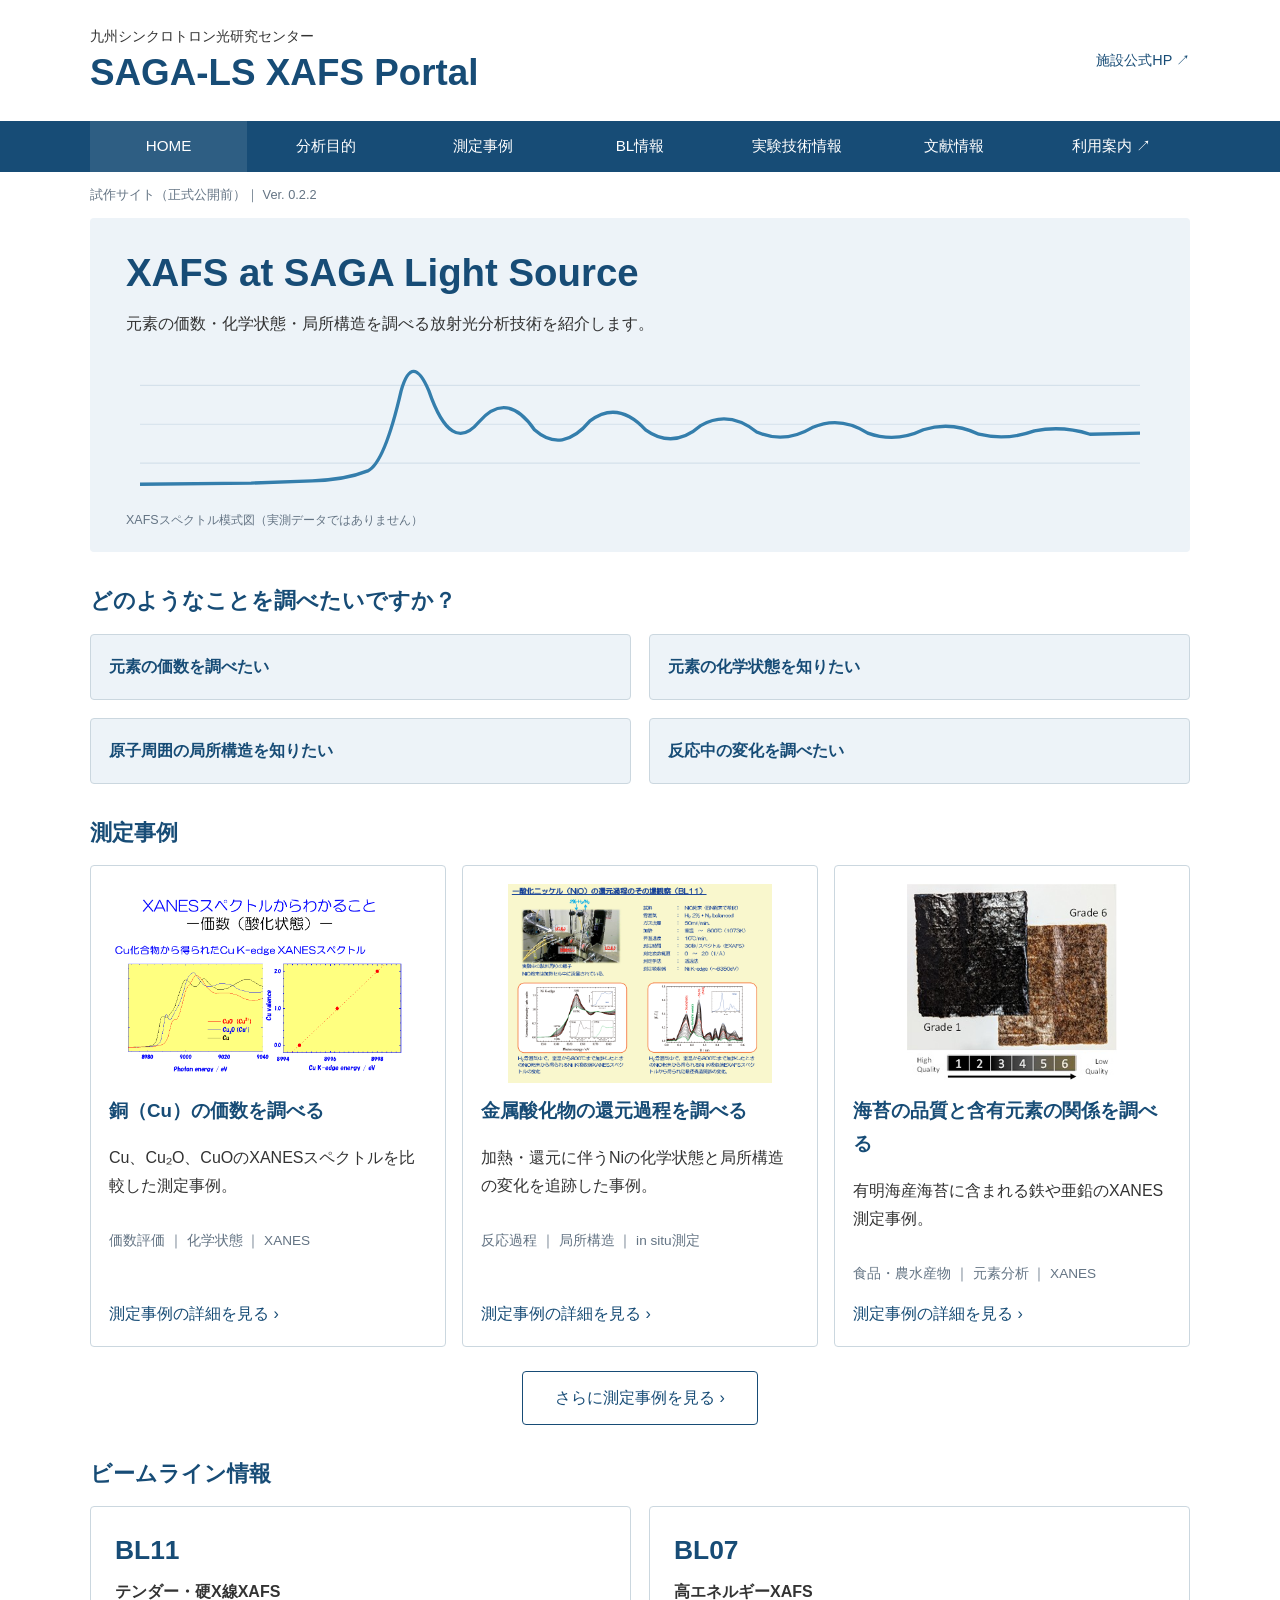
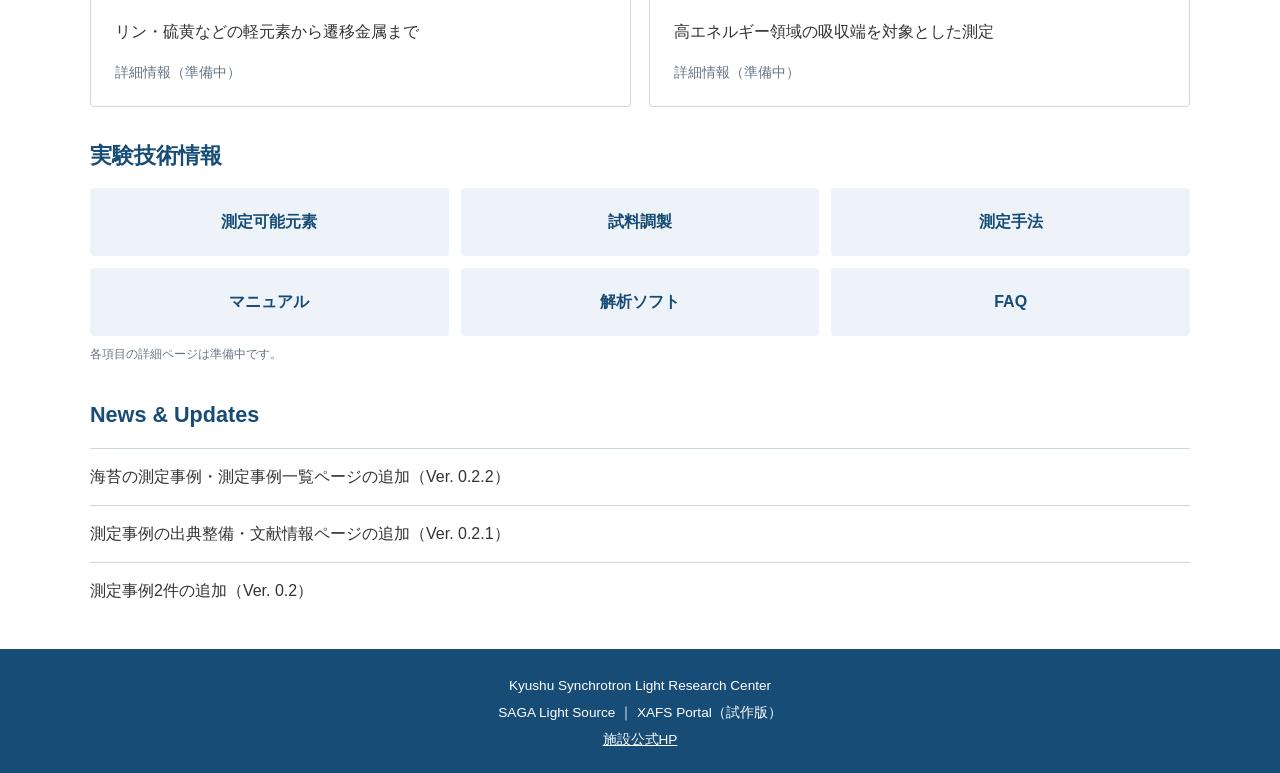
<file: index.html>
<!DOCTYPE html>
<html lang="ja">
<head>
    <meta charset="UTF-8">
    <meta name="viewport" content="width=device-width, initial-scale=1">
    <meta name="robots" content="noindex, nofollow">
    <title>SAGA-LS XAFS Portal（試作版）</title>
    <link rel="stylesheet" href="style.css">
</head>
<body>
    <!-- ヘッダー：施設名、サイト名、公式HPへのリンク -->
    <header class="site-header">
        <div class="container header-inner">
            <div>
                <p class="institution">九州シンクロトロン光研究センター</p>
                <a class="brand" href="index.html">SAGA-LS XAFS Portal</a>
            </div>
            <a class="official" href="https://www.saga-ls.jp/">施設公式HP ↗</a>
        </div>
    </header>

    <!-- 共通ナビゲーション：未作成ページはリンクなし -->
    <nav class="navigation" aria-label="メインメニュー">
        <div class="container nav-inner">
            <a href="index.html" aria-current="page">HOME</a>
            <a href="#purposes">分析目的</a>
            <a href="cases/index.html">測定事例</a>
            <a href="#beamlines">BL情報</a>
            <a href="#technical">実験技術情報</a>
            <a href="publications/index.html">文献情報</a>
            <a href="https://www.saga-ls.jp/">利用案内 ↗</a>
        </div>
    </nav>

    <!-- メインコンテンツ -->
    <main class="container">
        <p class="prototype">試作サイト（正式公開前）｜ Ver. 0.2.2</p>

        <!-- メインビジュアル -->
        <section class="hero">
            <h1>XAFS at SAGA Light Source</h1>
            <p>元素の価数・化学状態・局所構造を調べる放射光分析技術を紹介します。</p>

            <!-- SVGによるXAFSスペクトルの模式図 -->
            <svg viewBox="0 0 900 135" role="img" aria-label="XAFSスペクトルの模式図">
                <g stroke="#d5e1eb" stroke-width="1">
                    <path d="M0 30H900 M0 65H900 M0 100H900"/>
                </g>
                <path d="M0 119 L100 118 L155 116 Q185 115 205 107
                         Q220 100 235 35 Q245 0 260 35 Q280 93 305 63
                         Q330 34 355 70 Q380 92 405 62 Q430 43 455 70
                         Q480 88 505 66 Q530 52 555 72 Q580 83 605 68
                         Q630 57 655 73 Q680 82 705 70 Q730 62 755 74
                         Q780 80 805 71 Q830 66 855 74 L900 73"
                      fill="none" stroke="#347eac" stroke-width="3"
                      stroke-linejoin="round"/>
            </svg>
            <p class="figure-note">XAFSスペクトル模式図（実測データではありません）</p>
        </section>

        <!-- 分析目的別の入口：現段階では関連する測定事例へ案内 -->
        <section id="purposes">
            <h2>どのようなことを調べたいですか？</h2>
            <div class="purpose-grid">
                <a href="cases/cu-valence.html">元素の価数を調べたい</a>
                <a href="cases/cu-valence.html">元素の化学状態を知りたい</a>
                <a href="cases/nio-reduction.html">原子周囲の局所構造を知りたい</a>
                <a href="cases/nio-reduction.html">反応中の変化を調べたい</a>
            </div>
        </section>

        <!-- 測定事例：実測データを用いた紹介 -->
        <section id="cases">
            <h2>測定事例</h2>
            <div class="case-grid">
                <article class="case-card">
                    <a href="cases/cu-valence.html">
                        <img src="images/cu-valence.png" alt="Cu K端XANESと価数の関係">
                        <h3>銅（Cu）の価数を調べる</h3>
                    </a>
                    <p>Cu、Cu₂O、CuOのXANESスペクトルを比較した測定事例。</p>
                    <p class="tags">価数評価 ｜ 化学状態 ｜ XANES</p>
                    <a href="cases/cu-valence.html">測定事例の詳細を見る ›</a>
                </article>
                <article class="case-card">
                    <a href="cases/nio-reduction.html">
                        <img src="images/nio-reduction.png" alt="NiO還元実験の装置と測定結果">
                        <h3>金属酸化物の還元過程を調べる</h3>
                    </a>
                    <p>加熱・還元に伴うNiの化学状態と局所構造の変化を追跡した事例。</p>
                    <p class="tags">反応過程 ｜ 局所構造 ｜ in situ測定</p>
                    <a href="cases/nio-reduction.html">測定事例の詳細を見る ›</a>
                </article>
                <article class="case-card">
                    <a href="cases/nori.html">
                        <img src="images/nori-thumbnail.png" alt="品質の異なる有明海産海苔の比較写真">
                        <h3>海苔の品質と含有元素の関係を調べる</h3>
                    </a>
                    <p>有明海産海苔に含まれる鉄や亜鉛のXANES測定事例。</p>
                    <p class="tags">食品・農水産物 ｜ 元素分析 ｜ XANES</p>
                    <a href="cases/nori.html">測定事例の詳細を見る ›</a>
                </article>
            </div>
            <!-- 測定事例一覧ページへのリンク -->
            <div class="more-link">
                <a href="cases/index.html">さらに測定事例を見る ›</a>
            </div>
        </section>

        <!-- ビームライン情報 -->
        <section id="beamlines">
            <h2>ビームライン情報</h2>
            <div class="beam-grid">
                <!-- BL11 -->
                <article class="beam-card">
                    <h3>BL11</h3>
                    <p class="beam-type">テンダー・硬X線XAFS</p>
                    <p>リン・硫黄などの軽元素から遷移金属まで</p>
                    <span class="pending">詳細情報（準備中）</span>
                </article>

                <!-- BL07 -->
                <article class="beam-card">
                    <h3>BL07</h3>
                    <p class="beam-type">高エネルギーXAFS</p>
                    <p>高エネルギー領域の吸収端を対象とした測定</p>
                    <span class="pending">詳細情報（準備中）</span>
                </article>
            </div>
        </section>

        <!-- 実験技術情報 -->
        <section id="technical">
            <h2>実験技術情報</h2>
            <div class="technical-grid">
                <div>測定可能元素</div>
                <div>試料調製</div>
                <div>測定手法</div>
                <div>マニュアル</div>
                <div>解析ソフト</div>
                <div>FAQ</div>
            </div>
            <p class="figure-note">各項目の詳細ページは準備中です。</p>
        </section>

        <!-- 新着情報 -->
        <section id="news">
            <h2>News &amp; Updates</h2>
            <div class="news-item">海苔の測定事例・測定事例一覧ページの追加（Ver. 0.2.2）</div>
            <div class="news-item">測定事例の出典整備・文献情報ページの追加（Ver. 0.2.1）
            </div>
            <div class="news-item">測定事例2件の追加（Ver. 0.2）</div>
        </section>
    </main>

    <!-- 共通フッター -->
    <footer class="site-footer">
        <div class="container">
            <p>Kyushu Synchrotron Light Research Center</p>
            <p>SAGA Light Source ｜ XAFS Portal（試作版）</p>
            <a href="https://www.saga-ls.jp/">施設公式HP</a>
        </div>
    </footer>
</body>
</html>
</file>
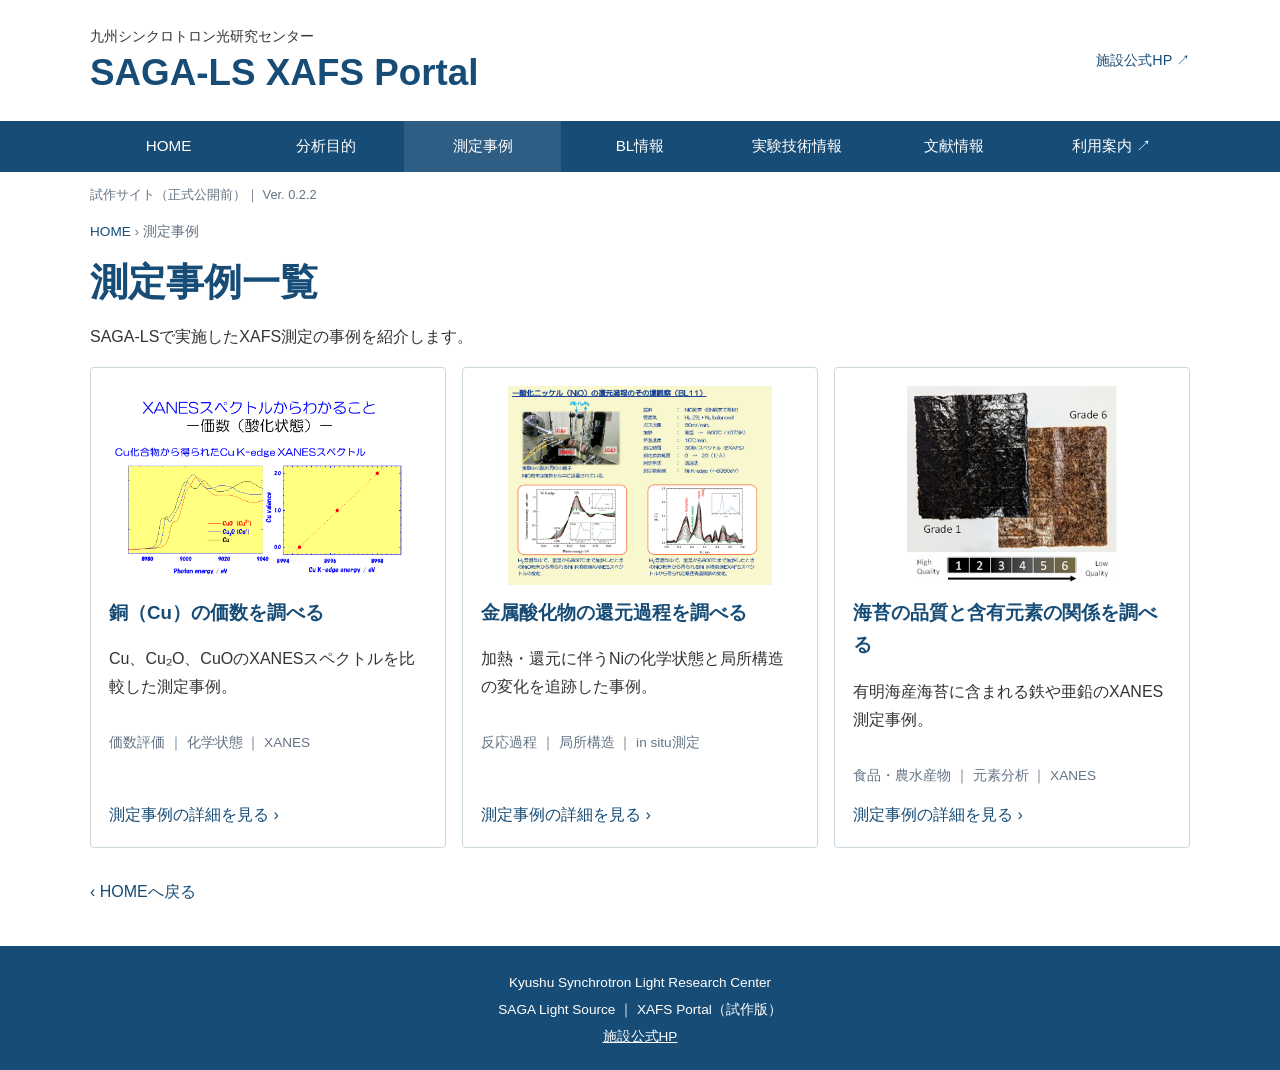
<file: cases/index.html>
<!DOCTYPE html>
<html lang="ja">
<head>
    <meta charset="UTF-8">
    <meta name="viewport" content="width=device-width, initial-scale=1">
    <meta name="robots" content="noindex, nofollow">
    <title>測定事例一覧 | SAGA-LS XAFS Portal</title>
    <meta name="description" content="SAGA-LSにおけるXAFS測定事例の一覧。">
    <link rel="stylesheet" href="../style.css">
</head>
<body>
    <!-- ヘッダー：施設名、サイト名、公式HPへのリンク -->
    <header class="site-header">
        <div class="container header-inner">
            <div>
                <p class="institution">九州シンクロトロン光研究センター</p>
                <a class="brand" href="../index.html">SAGA-LS XAFS Portal</a>
            </div>
            <a class="official" href="https://www.saga-ls.jp/">施設公式HP ↗</a>
        </div>
    </header>

    <!-- 共通ナビゲーション：未作成ページはリンクなし -->
    <nav class="navigation" aria-label="メインメニュー">
        <div class="container nav-inner">
            <a href="../index.html">HOME</a>
            <a href="../index.html#purposes">分析目的</a>
            <a href="index.html" aria-current="page">測定事例</a>
            <a href="../index.html#beamlines">BL情報</a>
            <a href="../index.html#technical">実験技術情報</a>
            <a href="../publications/index.html">文献情報</a>
            <a href="https://www.saga-ls.jp/">利用案内 ↗</a>
        </div>
    </nav>

    <!-- 測定事例一覧：新しい事例はこのグリッドに追加する -->
    <main class="container cases-page">
        <p class="prototype">試作サイト（正式公開前）｜ Ver. 0.2.2</p>
        <p class="breadcrumb"><a href="../index.html">HOME</a> › 測定事例</p>
        <h1>測定事例一覧</h1>
        <p>SAGA-LSで実施したXAFS測定の事例を紹介します。</p>
        <section>
            <div class="case-grid">
                <article class="case-card">
                    <a href="cu-valence.html">
                        <img src="../images/cu-valence.png" alt="Cu K端XANESと価数の関係">
                        <h3>銅（Cu）の価数を調べる</h3>
                    </a>
                    <p>Cu、Cu₂O、CuOのXANESスペクトルを比較した測定事例。</p>
                    <p class="tags">価数評価 ｜ 化学状態 ｜ XANES</p>
                    <a href="cu-valence.html">測定事例の詳細を見る ›</a>
                </article>
                <article class="case-card">
                    <a href="nio-reduction.html">
                        <img src="../images/nio-reduction.png" alt="NiO還元実験の装置と測定結果">
                        <h3>金属酸化物の還元過程を調べる</h3>
                    </a>
                    <p>加熱・還元に伴うNiの化学状態と局所構造の変化を追跡した事例。</p>
                    <p class="tags">反応過程 ｜ 局所構造 ｜ in situ測定</p>
                    <a href="nio-reduction.html">測定事例の詳細を見る ›</a>
                </article>
                <article class="case-card">
                    <a href="nori.html">
                        <img src="../images/nori-thumbnail.png" alt="品質の異なる有明海産海苔の比較写真">
                        <h3>海苔の品質と含有元素の関係を調べる</h3>
                    </a>
                    <p>有明海産海苔に含まれる鉄や亜鉛のXANES測定事例。</p>
                    <p class="tags">食品・農水産物 ｜ 元素分析 ｜ XANES</p>
                    <a href="nori.html">測定事例の詳細を見る ›</a>
                </article>
            </div>
        </section>
        <p><a href="../index.html">‹ HOMEへ戻る</a></p>
    </main>

    <!-- 共通フッター -->
    <footer class="site-footer">
        <div class="container">
            <p>Kyushu Synchrotron Light Research Center</p>
            <p>SAGA Light Source ｜ XAFS Portal（試作版）</p>
            <a href="https://www.saga-ls.jp/">施設公式HP</a>
        </div>
    </footer>
</body>
</html>
</file>
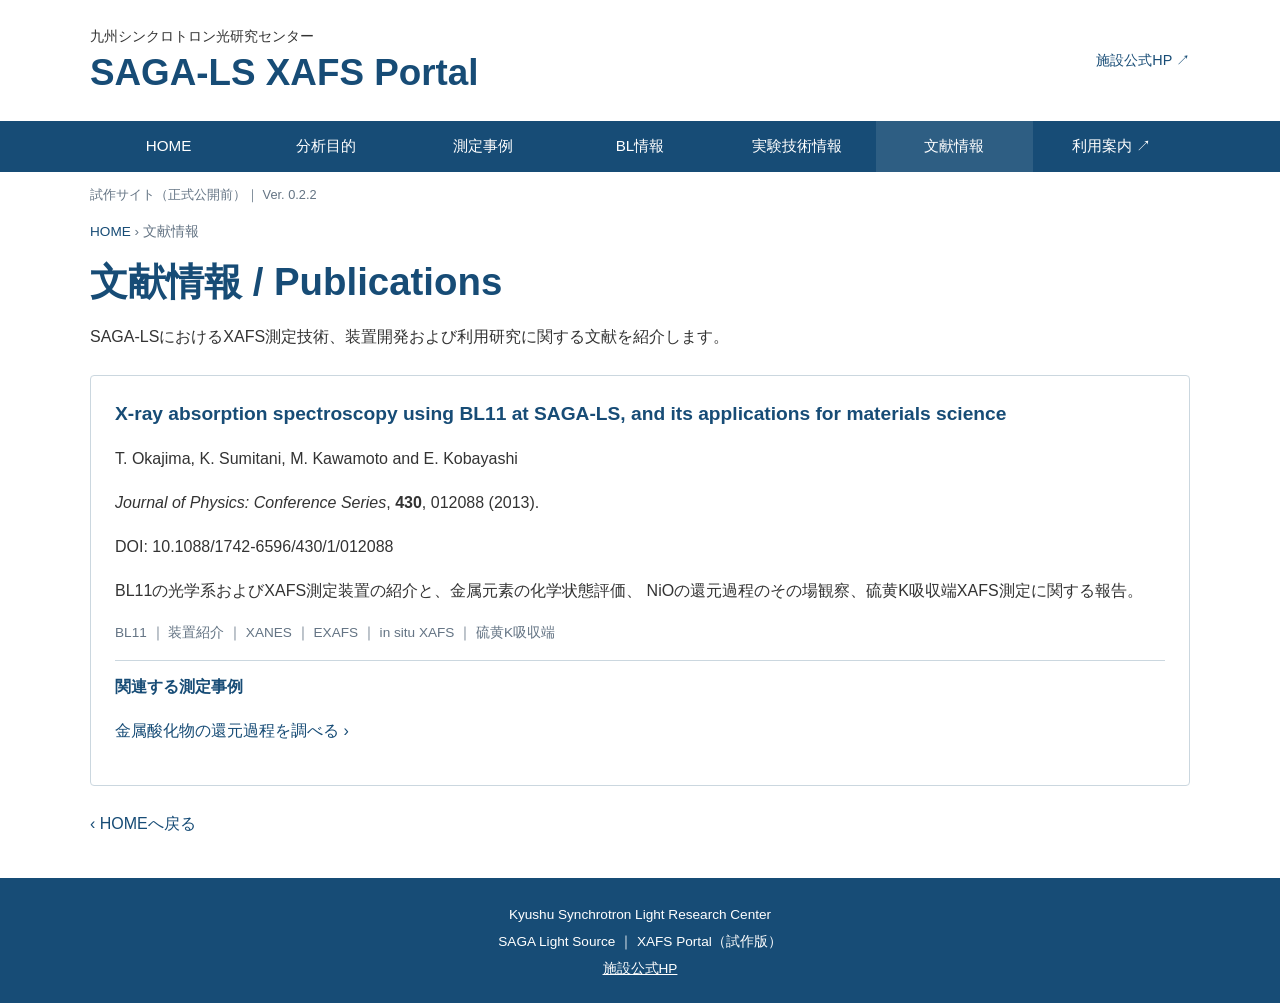
<file: publications/index.html>
<!DOCTYPE html>
<html lang="ja">
<head>
    <meta charset="UTF-8">
    <meta name="viewport" content="width=device-width, initial-scale=1">
    <meta name="robots" content="noindex, nofollow">
    <title>文献情報 | SAGA-LS XAFS Portal</title>
    <meta name="description" content="SAGA-LSのXAFS測定技術・利用研究に関する文献情報。">
    <link rel="stylesheet" href="../style.css">
</head>
<body>
    <!-- ヘッダー：施設名、サイト名、公式HPへのリンク -->
    <header class="site-header">
        <div class="container header-inner">
            <div>
                <p class="institution">九州シンクロトロン光研究センター</p>
                <a class="brand" href="../index.html">SAGA-LS XAFS Portal</a>
            </div>
            <a class="official" href="https://www.saga-ls.jp/">施設公式HP ↗</a>
        </div>
    </header>

    <!-- 共通ナビゲーション：未作成ページはリンクなし -->
    <nav class="navigation" aria-label="メインメニュー">
        <div class="container nav-inner">
            <a href="../index.html">HOME</a>
            <a href="../index.html#purposes">分析目的</a>
            <a href="../cases/index.html">測定事例</a>
            <a href="../index.html#beamlines">BL情報</a>
            <a href="../index.html#technical">実験技術情報</a>
            <a href="index.html" aria-current="page">文献情報</a>
            <a href="https://www.saga-ls.jp/">利用案内 ↗</a>
        </div>
    </nav>

    <!-- 文献情報：DOIは文字情報として掲載し、外部リンクは設定しない -->
    <main class="container publications-page">
        <p class="prototype">試作サイト（正式公開前）｜ Ver. 0.2.2</p>
        <p class="breadcrumb"><a href="../index.html">HOME</a> › 文献情報</p>
        <h1>文献情報 / Publications</h1>
        <p>SAGA-LSにおけるXAFS測定技術、装置開発および利用研究に関する文献を紹介します。</p>

        <!-- 文献ごとに固有のIDを付け、測定事例から直接参照できるようにする -->
        <article class="publication" id="okajima-2013">
            <h2 lang="en">X-ray absorption spectroscopy using BL11 at SAGA-LS,
                and its applications for materials science</h2>
            <p>T. Okajima, K. Sumitani, M. Kawamoto and E. Kobayashi</p>
            <p><cite>Journal of Physics: Conference Series</cite>,
                <strong>430</strong>, 012088 (2013).</p>
            <p class="doi">DOI: 10.1088/1742-6596/430/1/012088</p>
            <p>BL11の光学系およびXAFS測定装置の紹介と、金属元素の化学状態評価、
                NiOの還元過程のその場観察、硫黄K吸収端XAFS測定に関する報告。</p>
            <p class="tags">BL11 ｜ 装置紹介 ｜ XANES ｜ EXAFS ｜ in situ XAFS ｜ 硫黄K吸収端</p>
            <h3>関連する測定事例</h3>
            <p><a href="../cases/nio-reduction.html">金属酸化物の還元過程を調べる ›</a></p>
        </article>
        <p><a href="../index.html">‹ HOMEへ戻る</a></p>
    </main>

    <!-- 共通フッター -->
    <footer class="site-footer">
        <div class="container">
            <p>Kyushu Synchrotron Light Research Center</p>
            <p>SAGA Light Source ｜ XAFS Portal（試作版）</p>
            <a href="https://www.saga-ls.jp/">施設公式HP</a>
        </div>
    </footer>
</body>
</html>
</file>
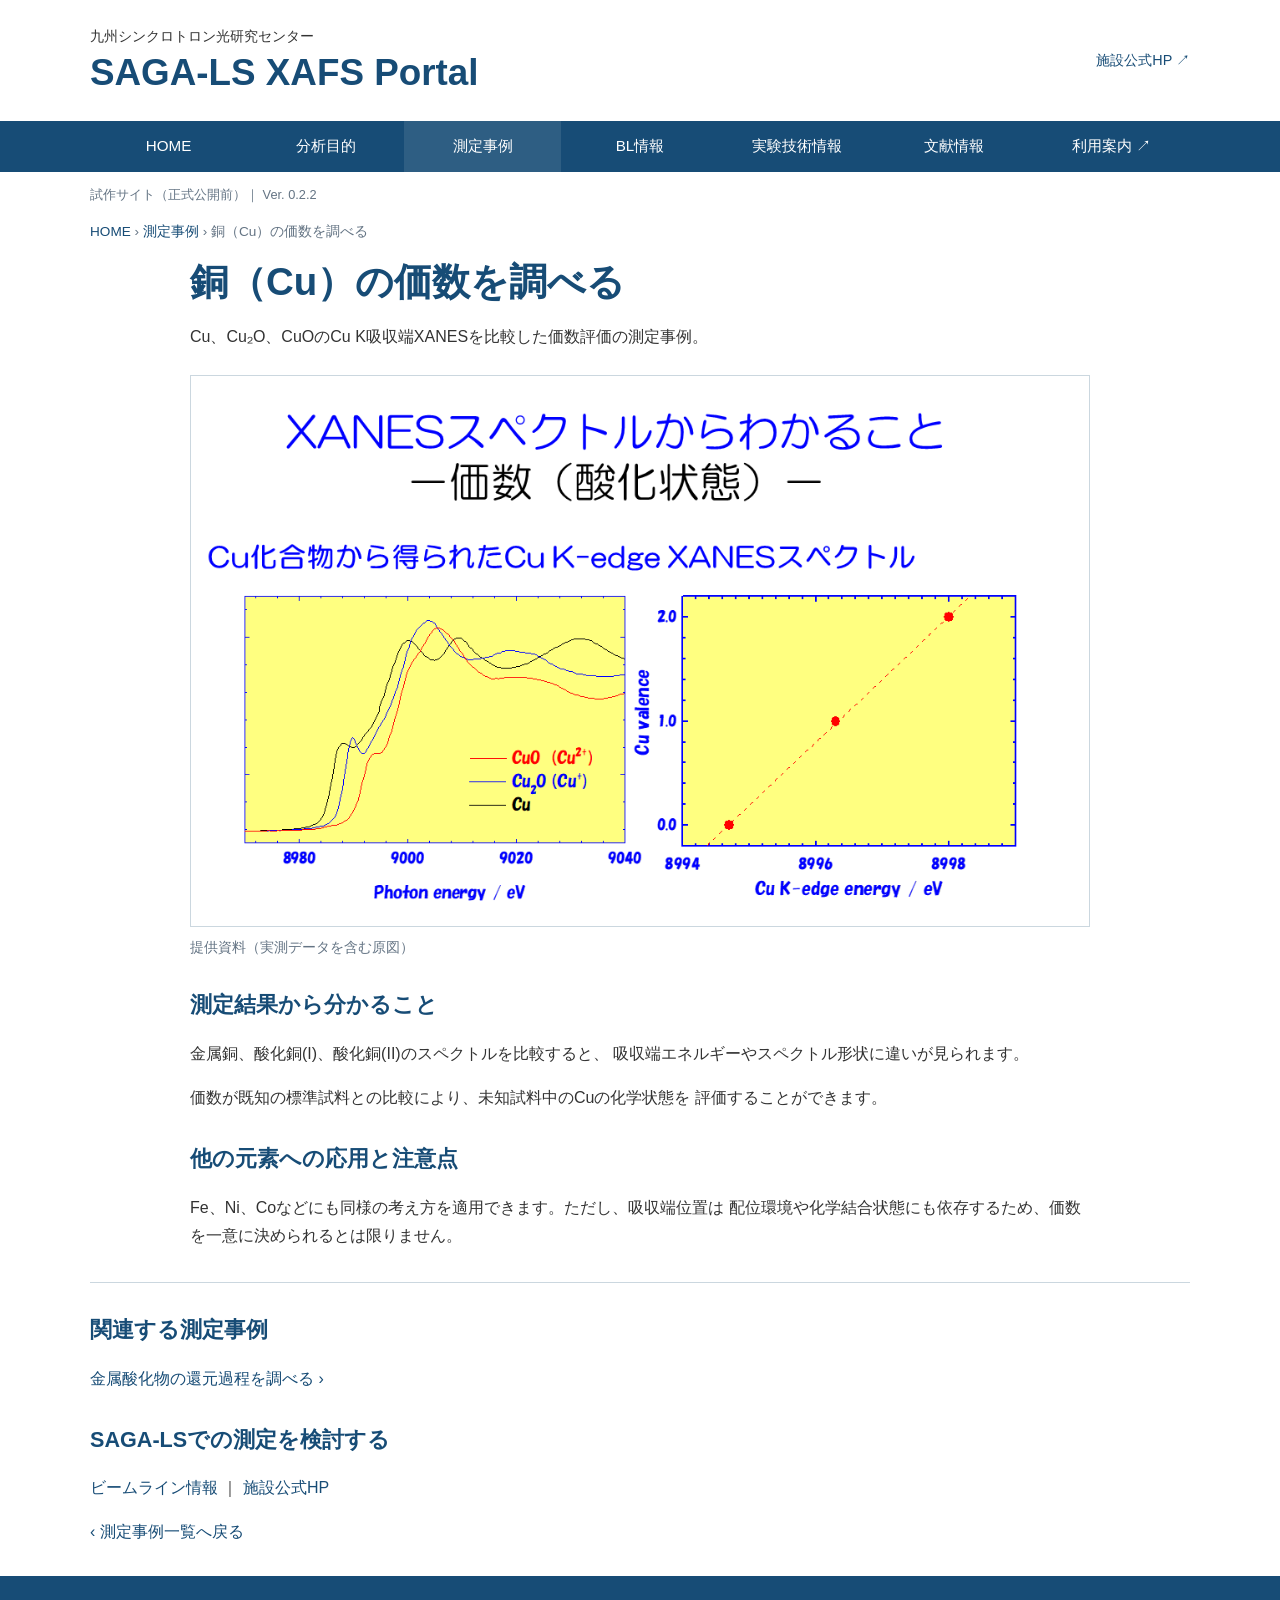
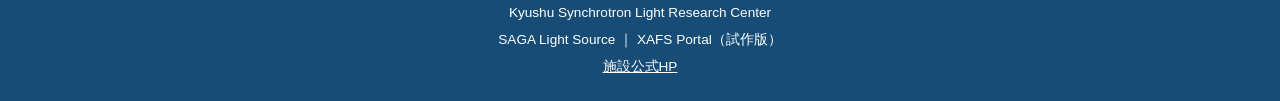
<file: cases/cu-valence.html>
<!DOCTYPE html>
<html lang="ja">
<head>
    <meta charset="UTF-8">
    <meta name="viewport" content="width=device-width, initial-scale=1">
    <meta name="robots" content="noindex, nofollow">
    <title>銅（Cu）の価数を調べる | SAGA-LS XAFS Portal</title>
    <meta name="description" content="Cu、Cu₂O、CuOのCu K吸収端XANESを比較した価数評価の測定事例。">
    <link rel="stylesheet" href="../style.css">
</head>
<body>
    <!-- ヘッダー：施設名、サイト名、公式HPへのリンク -->
    <header class="site-header">
        <div class="container header-inner">
            <div>
                <p class="institution">九州シンクロトロン光研究センター</p>
                <a class="brand" href="../index.html">SAGA-LS XAFS Portal</a>
            </div>
            <a class="official" href="https://www.saga-ls.jp/">施設公式HP ↗</a>
        </div>
    </header>

    <!-- 共通ナビゲーション：未作成ページはリンクなし -->
    <nav class="navigation" aria-label="メインメニュー">
        <div class="container nav-inner">
            <a href="../index.html">HOME</a>
            <a href="../index.html#purposes">分析目的</a>
            <a href="index.html" aria-current="true">測定事例</a>
            <a href="../index.html#beamlines">BL情報</a>
            <a href="../index.html#technical">実験技術情報</a>
            <a href="../publications/index.html">文献情報</a>
            <a href="https://www.saga-ls.jp/">利用案内 ↗</a>
        </div>
    </nav>

    <!-- 測定事例の本文 -->
    <main class="container case-page">
        <p class="prototype">試作サイト（正式公開前）｜ Ver. 0.2.2</p>
        <p class="breadcrumb"><a href="../index.html">HOME</a> ›
            <a href="index.html">測定事例</a> › 銅（Cu）の価数を調べる</p>
        <article>
            <h1>銅（Cu）の価数を調べる</h1>
            <p>Cu、Cu₂O、CuOのCu K吸収端XANESを比較した価数評価の測定事例。</p>
            <figure class="case-figure">
                <img src="../images/cu-valence.png" alt="銅（Cu）の価数を調べるの実験資料">
                <figcaption>提供資料（実測データを含む原図）</figcaption>
            </figure>
            <h2>測定結果から分かること</h2>
            <p>金属銅、酸化銅(I)、酸化銅(II)のスペクトルを比較すると、
                吸収端エネルギーやスペクトル形状に違いが見られます。</p>
            <p>価数が既知の標準試料との比較により、未知試料中のCuの化学状態を
                評価することができます。</p>
            <h2>他の元素への応用と注意点</h2>
            <p>Fe、Ni、Coなどにも同様の考え方を適用できます。ただし、吸収端位置は
                配位環境や化学結合状態にも依存するため、価数を一意に決められるとは限りません。</p>
        </article>
        <section class="related">
            <h2>関連する測定事例</h2>
            <p><a href="nio-reduction.html">金属酸化物の還元過程を調べる ›</a></p>
            <h2>SAGA-LSでの測定を検討する</h2>
            <p><a href="../index.html#beamlines">ビームライン情報</a> ｜
                <a href="https://www.saga-ls.jp/">施設公式HP</a></p>
            <p><a href="index.html">‹ 測定事例一覧へ戻る</a></p>
        </section>
    </main>

    <!-- 共通フッター -->
    <footer class="site-footer">
        <div class="container">
            <p>Kyushu Synchrotron Light Research Center</p>
            <p>SAGA Light Source ｜ XAFS Portal（試作版）</p>
            <a href="https://www.saga-ls.jp/">施設公式HP</a>
        </div>
    </footer>
</body>
</html>
</file>
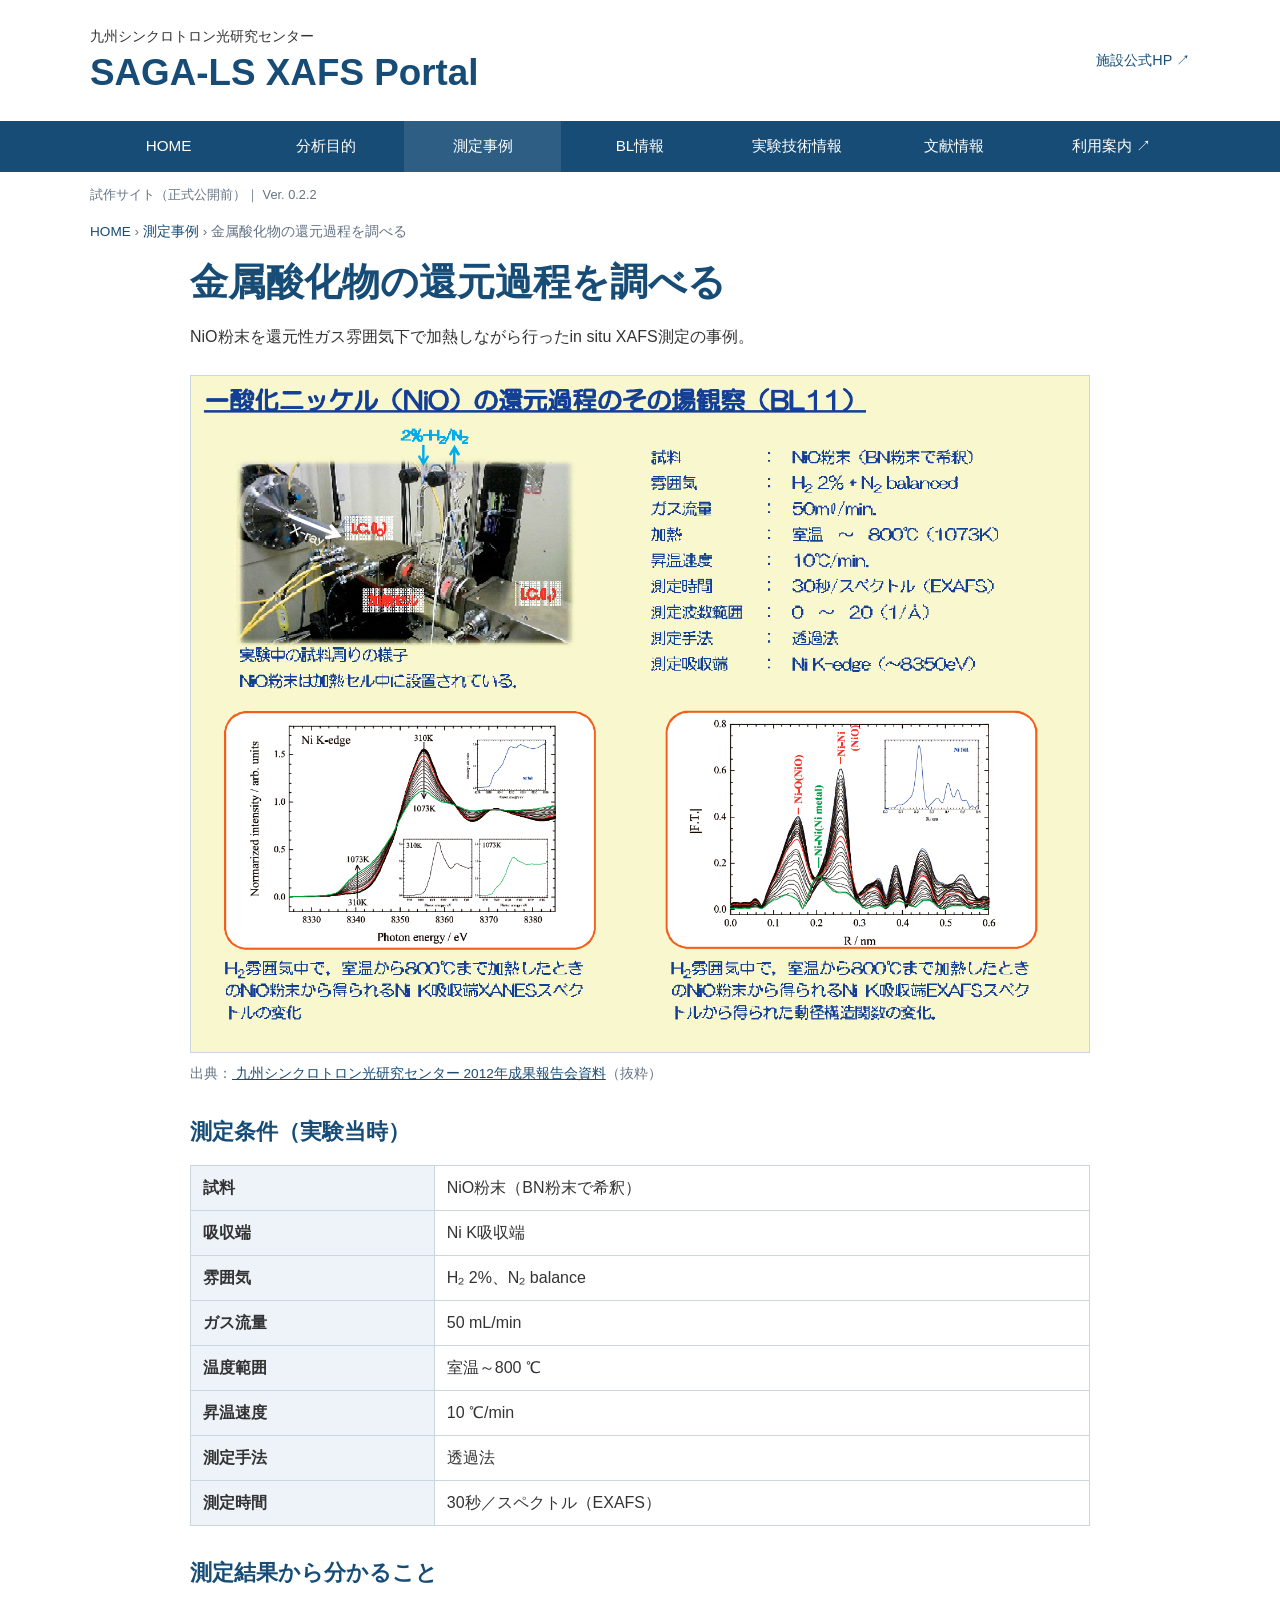
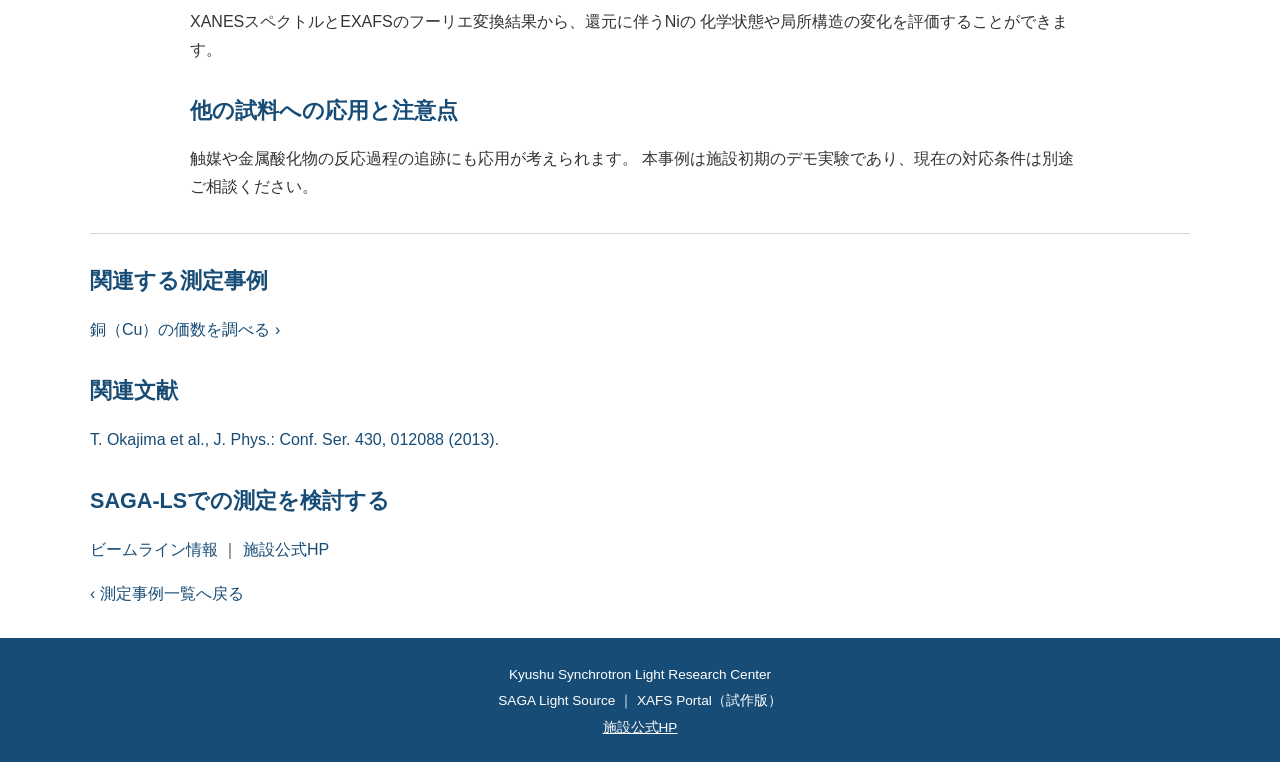
<file: cases/nio-reduction.html>
<!DOCTYPE html>
<html lang="ja">
<head>
    <meta charset="UTF-8">
    <meta name="viewport" content="width=device-width, initial-scale=1">
    <meta name="robots" content="noindex, nofollow">
    <title>金属酸化物の還元過程を調べる | SAGA-LS XAFS Portal</title>
    <meta name="description" content="NiO粉末を還元性ガス雰囲気下で加熱しながら行ったin situ XAFS測定の事例。">
    <link rel="stylesheet" href="../style.css">
</head>
<body>
    <!-- ヘッダー：施設名、サイト名、公式HPへのリンク -->
    <header class="site-header">
        <div class="container header-inner">
            <div>
                <p class="institution">九州シンクロトロン光研究センター</p>
                <a class="brand" href="../index.html">SAGA-LS XAFS Portal</a>
            </div>
            <a class="official" href="https://www.saga-ls.jp/">施設公式HP ↗</a>
        </div>
    </header>

    <!-- 共通ナビゲーション：未作成ページはリンクなし -->
    <nav class="navigation" aria-label="メインメニュー">
        <div class="container nav-inner">
            <a href="../index.html">HOME</a>
            <a href="../index.html#purposes">分析目的</a>
            <a href="index.html" aria-current="true">測定事例</a>
            <a href="../index.html#beamlines">BL情報</a>
            <a href="../index.html#technical">実験技術情報</a>
            <a href="../publications/index.html">文献情報</a>
            <a href="https://www.saga-ls.jp/">利用案内 ↗</a>
        </div>
    </nav>

    <!-- 測定事例の本文 -->
    <main class="container case-page">
        <p class="prototype">試作サイト（正式公開前）｜ Ver. 0.2.2</p>
        <p class="breadcrumb"><a href="../index.html">HOME</a> ›
            <a href="index.html">測定事例</a> › 金属酸化物の還元過程を調べる</p>
        <article>
            <h1>金属酸化物の還元過程を調べる</h1>
            <p>NiO粉末を還元性ガス雰囲気下で加熱しながら行ったin situ XAFS測定の事例。</p>
            <figure class="case-figure">
                <img src="../images/nio-reduction.png" alt="NiO還元過程の測定装置、Ni K吸収端XANESおよび動径構造関数">
                <figcaption>
                    出典：<a href="https://www.saga-ls.jp/download/report/symposium/2012/P124-P125.pdf">
                        九州シンクロトロン光研究センター 2012年成果報告会資料</a>（抜粋）
                </figcaption>
            </figure>
            <h2>測定条件（実験当時）</h2>
            <table class="conditions">
                <tbody>
                    <tr><th scope="row">試料</th><td>NiO粉末（BN粉末で希釈）</td></tr>
                    <tr><th scope="row">吸収端</th><td>Ni K吸収端</td></tr>
                    <tr><th scope="row">雰囲気</th><td>H₂ 2%、N₂ balance</td></tr>
                    <tr><th scope="row">ガス流量</th><td>50 mL/min</td></tr>
                    <tr><th scope="row">温度範囲</th><td>室温～800 ℃</td></tr>
                    <tr><th scope="row">昇温速度</th><td>10 ℃/min</td></tr>
                    <tr><th scope="row">測定手法</th><td>透過法</td></tr>
                    <tr><th scope="row">測定時間</th><td>30秒／スペクトル（EXAFS）</td></tr>
                </tbody>
            </table>
            <h2>測定結果から分かること</h2>
            <p>XANESスペクトルとEXAFSのフーリエ変換結果から、還元に伴うNiの
                化学状態や局所構造の変化を評価することができます。</p>
            <h2>他の試料への応用と注意点</h2>
            <p>触媒や金属酸化物の反応過程の追跡にも応用が考えられます。
                本事例は施設初期のデモ実験であり、現在の対応条件は別途ご相談ください。</p>
        </article>
        <section class="related">
            <h2>関連する測定事例</h2>
            <p><a href="cu-valence.html">銅（Cu）の価数を調べる ›</a></p>
            <h2>関連文献</h2>
            <p><a href="../publications/index.html#okajima-2013">
                T. Okajima et al., J. Phys.: Conf. Ser. 430, 012088 (2013).</a></p>
            <h2>SAGA-LSでの測定を検討する</h2>
            <p><a href="../index.html#beamlines">ビームライン情報</a> ｜
                <a href="https://www.saga-ls.jp/">施設公式HP</a></p>
            <p><a href="index.html">‹ 測定事例一覧へ戻る</a></p>
        </section>
    </main>

    <!-- 共通フッター -->
    <footer class="site-footer">
        <div class="container">
            <p>Kyushu Synchrotron Light Research Center</p>
            <p>SAGA Light Source ｜ XAFS Portal（試作版）</p>
            <a href="https://www.saga-ls.jp/">施設公式HP</a>
        </div>
    </footer>
</body>
</html>
</file>
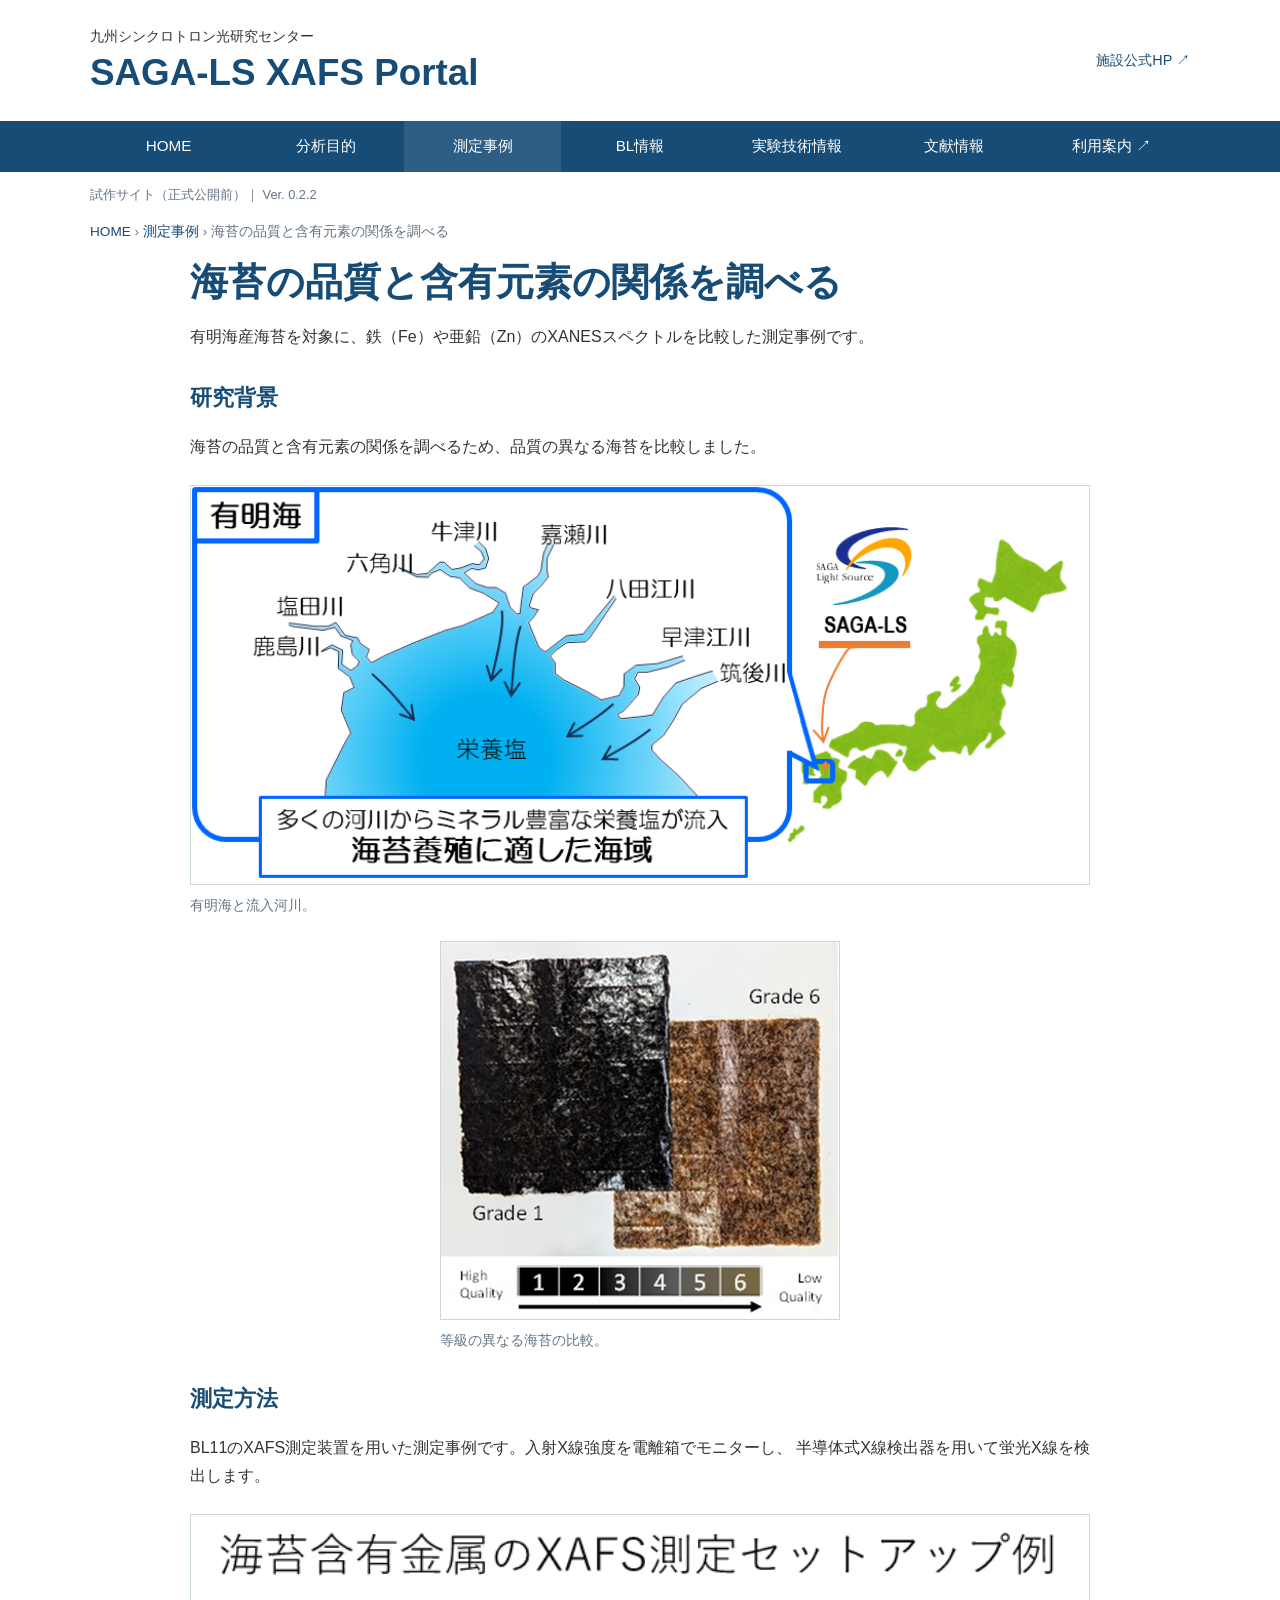
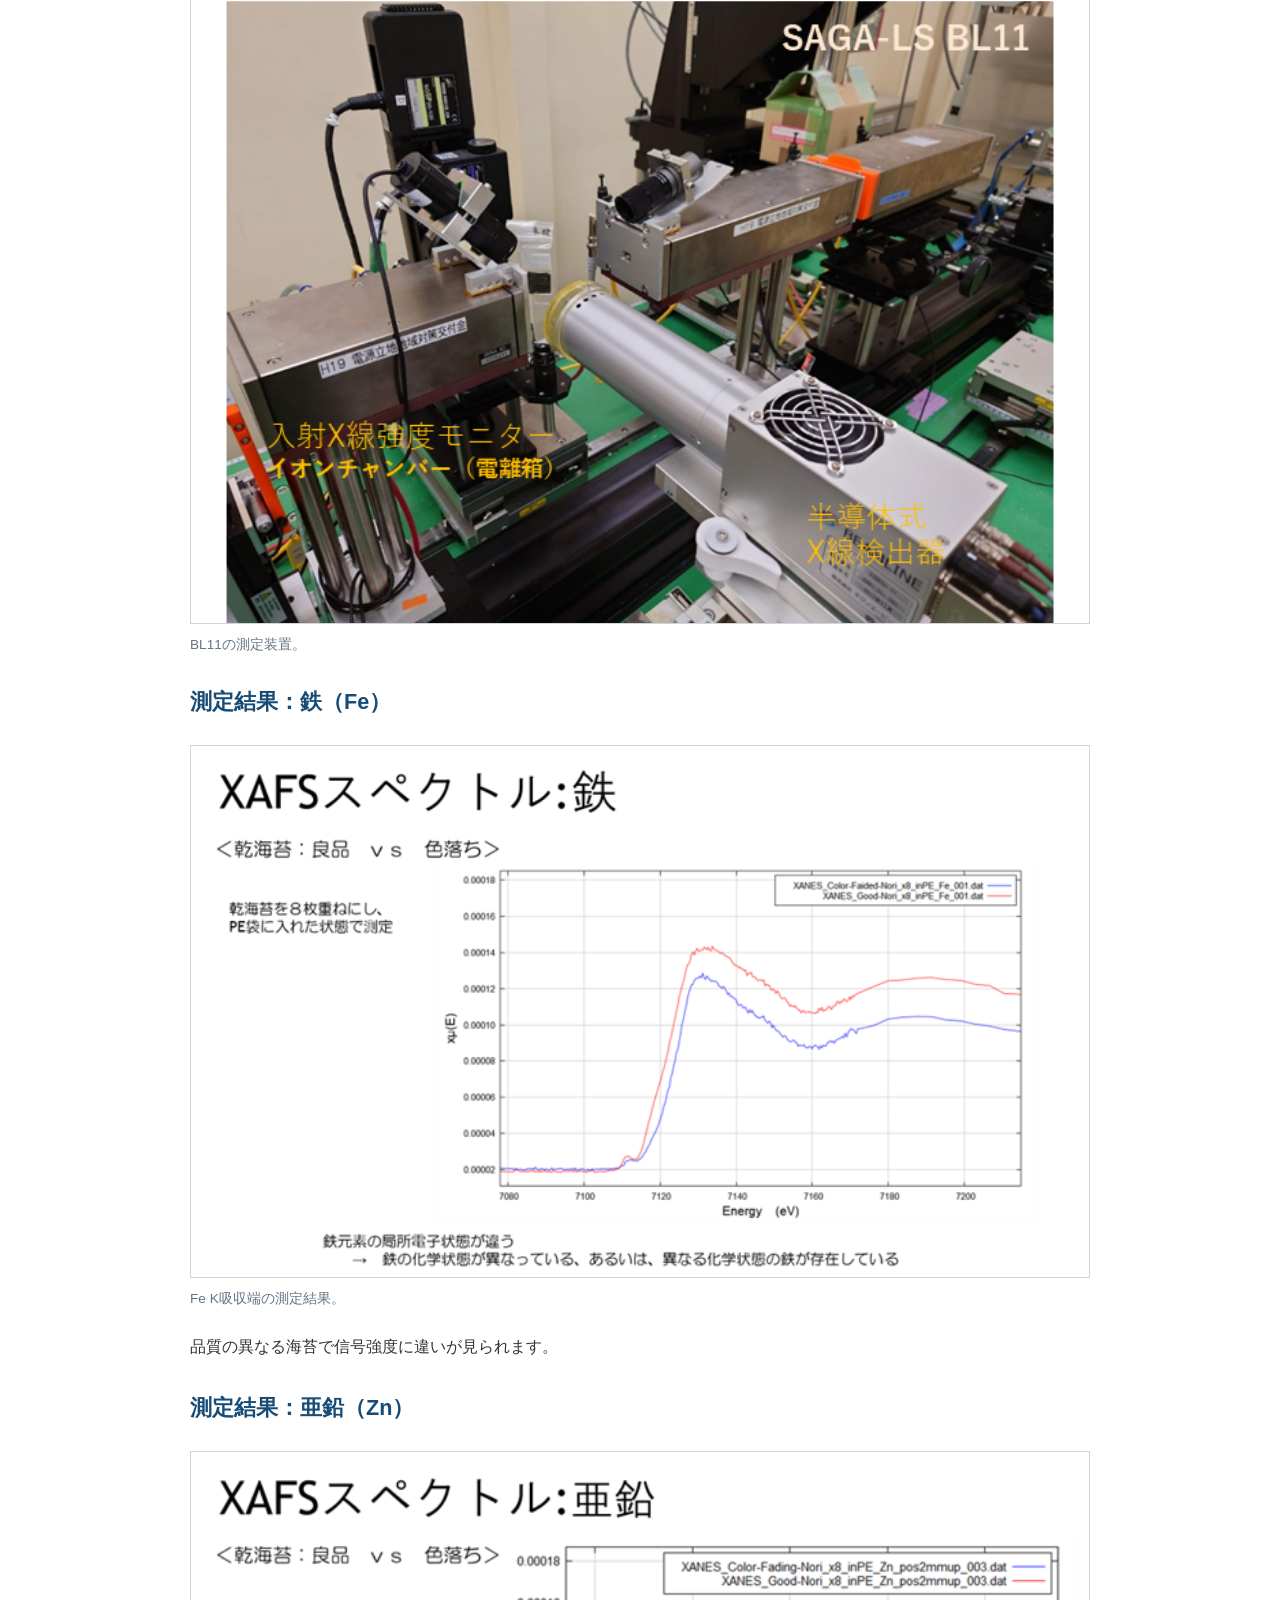
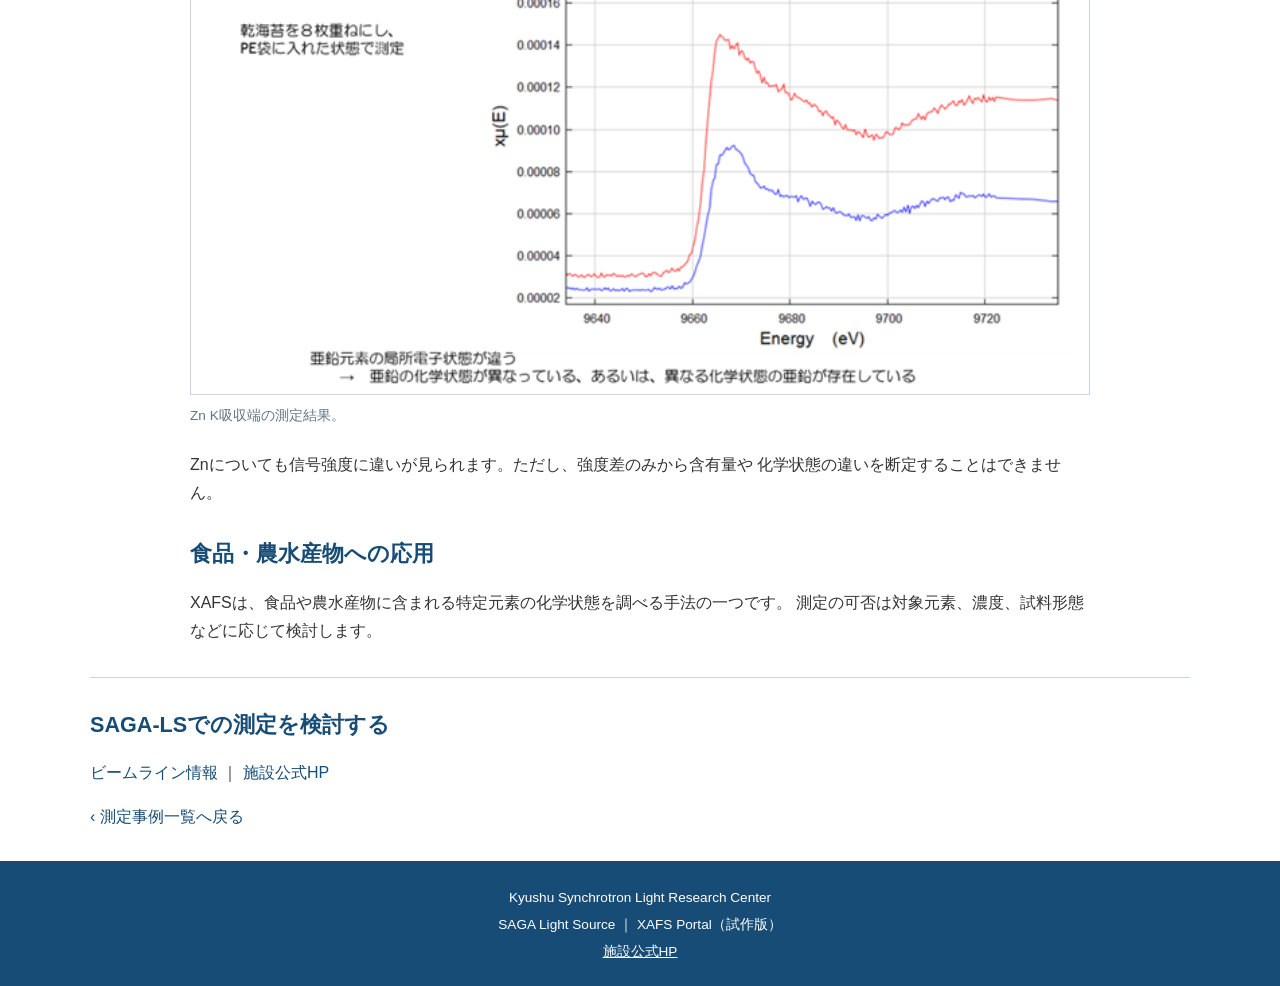
<file: cases/nori.html>
<!DOCTYPE html>
<html lang="ja">
<head>
    <meta charset="UTF-8">
    <meta name="viewport" content="width=device-width, initial-scale=1">
    <meta name="robots" content="noindex, nofollow">
    <title>海苔の品質と含有元素の関係を調べる | SAGA-LS XAFS Portal</title>
    <meta name="description" content="有明海産海苔の鉄・亜鉛のXANES測定事例。">
    <link rel="stylesheet" href="../style.css">
</head>
<body>
    <!-- ヘッダー：施設名、サイト名、公式HPへのリンク -->
    <header class="site-header">
        <div class="container header-inner">
            <div>
                <p class="institution">九州シンクロトロン光研究センター</p>
                <a class="brand" href="../index.html">SAGA-LS XAFS Portal</a>
            </div>
            <a class="official" href="https://www.saga-ls.jp/">施設公式HP ↗</a>
        </div>
    </header>

    <!-- 共通ナビゲーション：未作成ページはリンクなし -->
    <nav class="navigation" aria-label="メインメニュー">
        <div class="container nav-inner">
            <a href="../index.html">HOME</a>
            <a href="../index.html#purposes">分析目的</a>
            <a href="index.html" aria-current="true">測定事例</a>
            <a href="../index.html#beamlines">BL情報</a>
            <a href="../index.html#technical">実験技術情報</a>
            <a href="../publications/index.html">文献情報</a>
            <a href="https://www.saga-ls.jp/">利用案内 ↗</a>
        </div>
    </nav>

    <!-- 測定事例の本文 -->
    <main class="container case-page">
        <p class="prototype">試作サイト（正式公開前）｜ Ver. 0.2.2</p>
        <p class="breadcrumb"><a href="../index.html">HOME</a> ›
            <a href="index.html">測定事例</a> › 海苔の品質と含有元素の関係を調べる</p>
        <article>
            <h1>海苔の品質と含有元素の関係を調べる</h1>
            <p>有明海産海苔を対象に、鉄（Fe）や亜鉛（Zn）のXANESスペクトルを比較した測定事例です。</p>
            <h2>研究背景</h2>
            <p>海苔の品質と含有元素の関係を調べるため、品質の異なる海苔を比較しました。</p>
            <figure class="case-figure">
                <img src="../images/nori-background.png" alt="有明海と流入河川の模式図">
                <figcaption>有明海と流入河川。</figcaption>
            </figure>
            <figure class="case-figure nori-sample">
                <img src="../images/nori-thumbnail.png" alt="等級の異なる海苔の比較写真">
                <figcaption>等級の異なる海苔の比較。</figcaption>
            </figure>
            <h2>測定方法</h2>
            <p>BL11のXAFS測定装置を用いた測定事例です。入射X線強度を電離箱でモニターし、
                半導体式X線検出器を用いて蛍光X線を検出します。</p>
            <figure class="case-figure">
                <img src="../images/nori-bl11.png" alt="BL11の電離箱と半導体式X線検出器">
                <figcaption>BL11の測定装置。</figcaption>
            </figure>
            <h2>測定結果：鉄（Fe）</h2>
            <figure class="case-figure">
                <img src="../images/nori-fe.png" alt="品質の異なる海苔のFe K端XANESスペクトル">
                <figcaption>Fe K吸収端の測定結果。</figcaption>
            </figure>
            <p>品質の異なる海苔で信号強度に違いが見られます。</p>
            <h2>測定結果：亜鉛（Zn）</h2>
            <figure class="case-figure">
                <img src="../images/nori-zn.png" alt="品質の異なる海苔のZn K端XANESスペクトル">
                <figcaption>Zn K吸収端の測定結果。</figcaption>
            </figure>
            <p>Znについても信号強度に違いが見られます。ただし、強度差のみから含有量や
                化学状態の違いを断定することはできません。</p>
            <h2>食品・農水産物への応用</h2>
            <p>XAFSは、食品や農水産物に含まれる特定元素の化学状態を調べる手法の一つです。
                測定の可否は対象元素、濃度、試料形態などに応じて検討します。</p>
            <!-- 正式公開前に画像の出典、測定条件、結果の解釈を確認する -->
        </article>
        <section class="related">
            <h2>SAGA-LSでの測定を検討する</h2>
            <p><a href="../index.html#beamlines">ビームライン情報</a> ｜
                <a href="https://www.saga-ls.jp/">施設公式HP</a></p>
            <p><a href="index.html">‹ 測定事例一覧へ戻る</a></p>
        </section>
    </main>

    <!-- 共通フッター -->
    <footer class="site-footer">
        <div class="container">
            <p>Kyushu Synchrotron Light Research Center</p>
            <p>SAGA Light Source ｜ XAFS Portal（試作版）</p>
            <a href="https://www.saga-ls.jp/">施設公式HP</a>
        </div>
    </footer>
</body>
</html>
</file>
<file: style.css>
/* SAGA-LS XAFS Portal Ver. 0.2.2 共通スタイルシート */

/* 基本配色・ページ幅 */
:root {
    --primary: #174c76;
    --accent: #347eac;
    --pale: #edf3f8;
    --border: #cbd7df;
    --text: #333333;
    --muted: #647484;
    --max-width: 1100px;
}
* {
    box-sizing: border-box;
}

html {
    scroll-behavior: smooth;
}


/* 基本表示 */
body {
    margin: 0;
    background: #fff;
    color: var(--text);
    font-family: "Segoe UI", "Hiragino Kaku Gothic ProN",
        "Yu Gothic", Meiryo, sans-serif;
    line-height: 1.75;
}

a {
    color: var(--primary);
    text-decoration: none;
}

a:hover {
    text-decoration: underline;
}

a:focus-visible {
    outline: 3px solid var(--accent);
    outline-offset: 4px;
}


/* 共通レイアウト */
.container {
    width: min(var(--max-width), calc(100% - 48px));
    margin-inline: auto;
}


/* ヘッダー */
.header-inner {
    display: flex;
    align-items: center;
    justify-content: space-between;
    gap: 20px;
    padding-block: 24px;
}

.institution {
    margin: 0;
    font-size: .9rem;
}

.brand {
    font-size: clamp(1.5rem, 3.5vw, 2.3rem);
    font-weight: 700;
    line-height: 1.3;
}

.official {
    font-size: .9rem;
    white-space: nowrap;
}


/* ナビゲーション */
.navigation {
    background: var(--primary);
    color: white;
}

.nav-inner {
    display: flex;
    flex-wrap: wrap;
}

.nav-inner a, .nav-inner span {
    color: white;
    padding: 12px 18px;
    font-size: .95rem;
    flex: 1;
    text-align: center;
    white-space: nowrap;
}

.nav-inner a:hover, .nav-inner a[aria-current] {
    background: #ffffff19;
}

.nav-inner span {
    color: #d2e0ec;
}


/* 試作表示・メインビジュアル */
.prototype {
    color: var(--muted);
    font-size: .8rem;
    margin: 12px 0;
}

.hero {
    background: var(--pale);
    padding: 30px 36px 20px;
    border-radius: 4px;
}

h1 {
    color: var(--primary);
    font-size: clamp(1.65rem, 4vw, 2.4rem);
    line-height: 1.3;
    margin: 0 0 12px;
}

.hero p {
    margin: 0 0 14px;
}

.hero svg {
    display: block;
    width: 100%;
    height: auto;
    max-height: 150px;
}

.figure-note, .hero .figure-note {
    font-size: .78rem;
    color: var(--muted);
    margin: 8px 0 0;
}

main section {
    margin-bottom: 30px;
}

h2 {
    color: var(--primary);
    font-size: 1.35rem;
    margin: 0 0 14px;
}


/* ビームライン情報 */
.beam-grid {
    display: grid;
    grid-template-columns: repeat(2, minmax(0, 1fr));
    gap: 18px;
}

.beam-card {
    border: 1px solid var(--border);
    border-radius: 4px;
    padding: 20px 24px;
}

.beam-card h3 {
    color: var(--primary);
    font-size: 1.65rem;
    margin: 0;
}

.beam-card p {
    margin: 4px 0 12px;
}

.beam-type {
    font-weight: 600;
}

.pending {
    color: var(--muted);
    font-size: .85rem;
}


/* 実験技術情報 */
.technical-grid {
    display: grid;
    grid-template-columns: repeat(3, minmax(0, 1fr));
    gap: 12px;
}

.technical-grid div {
    background: var(--pale);
    color: var(--primary);
    text-align: center;
    font-weight: 600;
    padding: 20px 8px;
    border-radius: 4px;
}


/* 新着情報 */
.news-item {
    border-top: 1px solid var(--border);
    padding: 14px 0;
}


/* フッター */
.site-footer {
    background: var(--primary);
    color: white;
    text-align: center;
    padding: 22px 0;
    font-size: .85rem;
}

.site-footer p {
    margin: 3px 0;
}

.site-footer a {
    color: white;
    text-decoration: underline;
}


/* スマートフォン向け表示 */
@media (max-width: 640px) {
    .container {
        width: calc(100% - 28px);
    }

    .header-inner {
        align-items: flex-start;
        flex-direction: column;
        gap: 8px;
        padding-block: 18px;
    }

    .nav-inner a, .nav-inner span {
        flex: 0 0 33.333%;
        padding: 10px 4px;
        font-size: .8rem;
    }

    .hero {
        padding: 22px 16px 16px;
    }

    .beam-grid {
        grid-template-columns: 1fr;
    }

    .technical-grid {
        grid-template-columns: repeat(2, minmax(0, 1fr));
    }

}

/* 分析目的・測定事例のカード */
.purpose-grid, .case-grid {
    display: grid;
    grid-template-columns: repeat(2, minmax(0, 1fr));
    gap: 18px;
}

/* 測定事例はPCで3列表示（分析目的は2列のまま） */
.case-grid {
    grid-template-columns: repeat(3, minmax(0, 1fr));
    gap: 16px;
}

.purpose-grid a, .case-card {
    border: 1px solid var(--border);
    border-radius: 4px;
    padding: 18px;
}

.purpose-grid a {
    background: var(--pale);
    font-weight: 600;
}

/* カード内のリンク位置をそろえる */
.case-card {
    display: flex;
    flex-direction: column;
    min-width: 0;
}

.case-card > a:last-child {
    margin-top: auto;
}

/* 画像の縦横比を維持し、共通の表示枠に収める */
.case-card img {
    display: block;
    width: 100%;
    height: auto;
    aspect-ratio: 16 / 10;
    object-fit: contain;
    background: white;
}

.case-card h3 {
    color: var(--primary);
    margin: 12px 0 0;
}

.tags, .breadcrumb, figcaption {
    color: var(--muted);
    font-size: .85rem;
}

/* 測定事例の詳細ページ */
.case-page article {
    max-width: 900px;
    margin: 0 auto 32px;
}

.case-page h2 {
    margin-top: 28px;
}

.case-figure {
    margin: 24px 0;
}

.case-figure img {
    display: block;
    width: 100%;
    height: auto;
    border: 1px solid var(--border);
}

.conditions {
    border-collapse: collapse;
    width: 100%;
}

.conditions th, .conditions td {
    border: 1px solid var(--border);
    padding: 8px 12px;
    text-align: left;
}

.conditions th {
    background: var(--pale);
}

.related {
    border-top: 1px solid var(--border);
}

/* 測定事例一覧への誘導リンク */
.more-link {
    margin-top: 24px;
    text-align: center;
}

.more-link a {
    display: inline-block;
    padding: 12px 32px;
    border: 1px solid var(--primary);
    border-radius: 4px;
    color: var(--primary);
}

.more-link a:hover {
    background: var(--primary);
    color: white;
    text-decoration: none;
}

.cases-page {
    padding-bottom: 24px;
}

/* 海苔の比較写真は過度に拡大しない */
.nori-sample {
    max-width: 400px;
    margin-inline: auto;
}

@media (max-width: 900px) {
    .case-grid {
        grid-template-columns: repeat(2, minmax(0, 1fr));
    }
}

@media (max-width: 640px) {
    .purpose-grid {
        grid-template-columns: 1fr;
    }
}

@media (max-width: 600px) {
    .case-grid {
        grid-template-columns: 1fr;
    }
}


/* 図の出典・文献情報 */
.case-figure figcaption {
    margin-top: 10px;
    line-height: 1.6;
}

.case-figure figcaption a {
    text-decoration: underline;
}

.publications-page {
    padding-bottom: 24px;
}

.publication {
    border: 1px solid var(--border);
    border-radius: 4px;
    padding: 24px;
    margin: 24px 0;
}

.publication h2 {
    font-size: 1.2rem;
    line-height: 1.5;
}

.publication h3 {
    color: var(--primary);
    font-size: 1rem;
    border-top: 1px solid var(--border);
    padding-top: 12px;
}

.publication .doi {
    overflow-wrap: anywhere;
}
</file>
